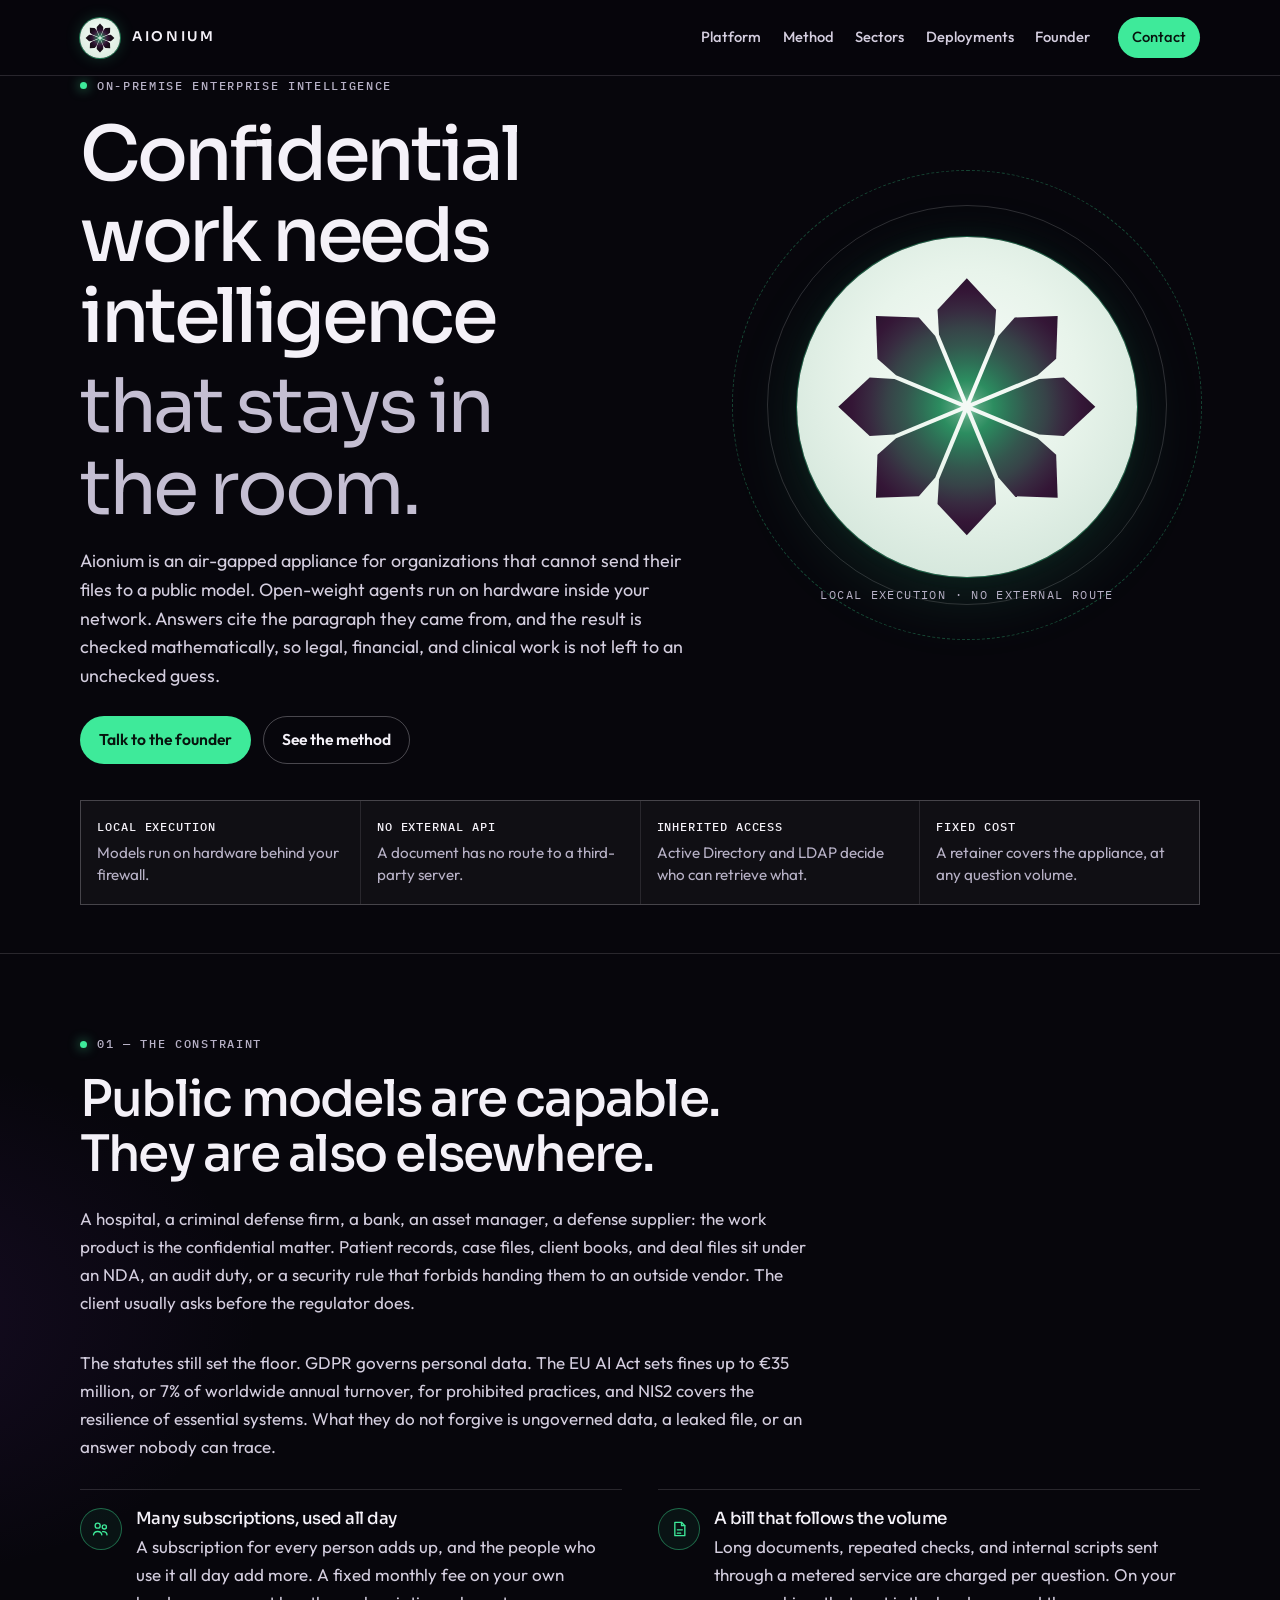
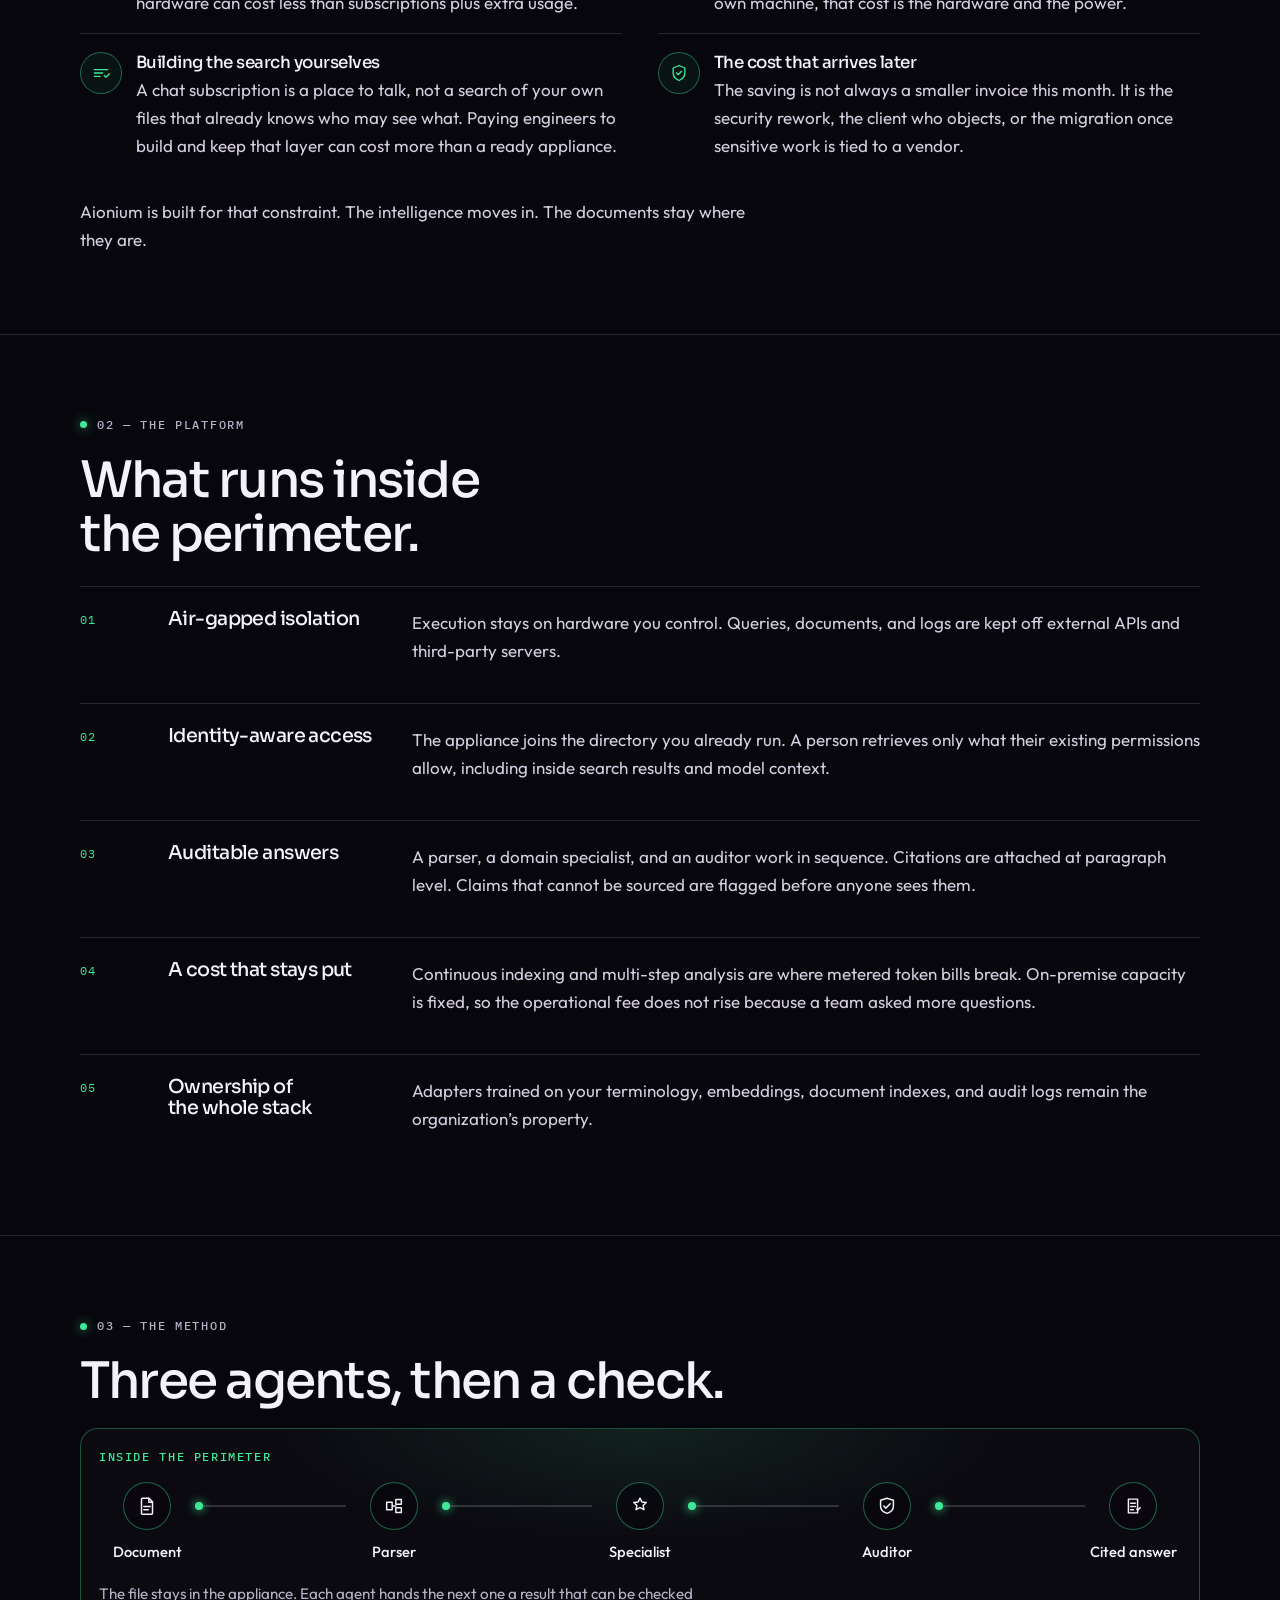
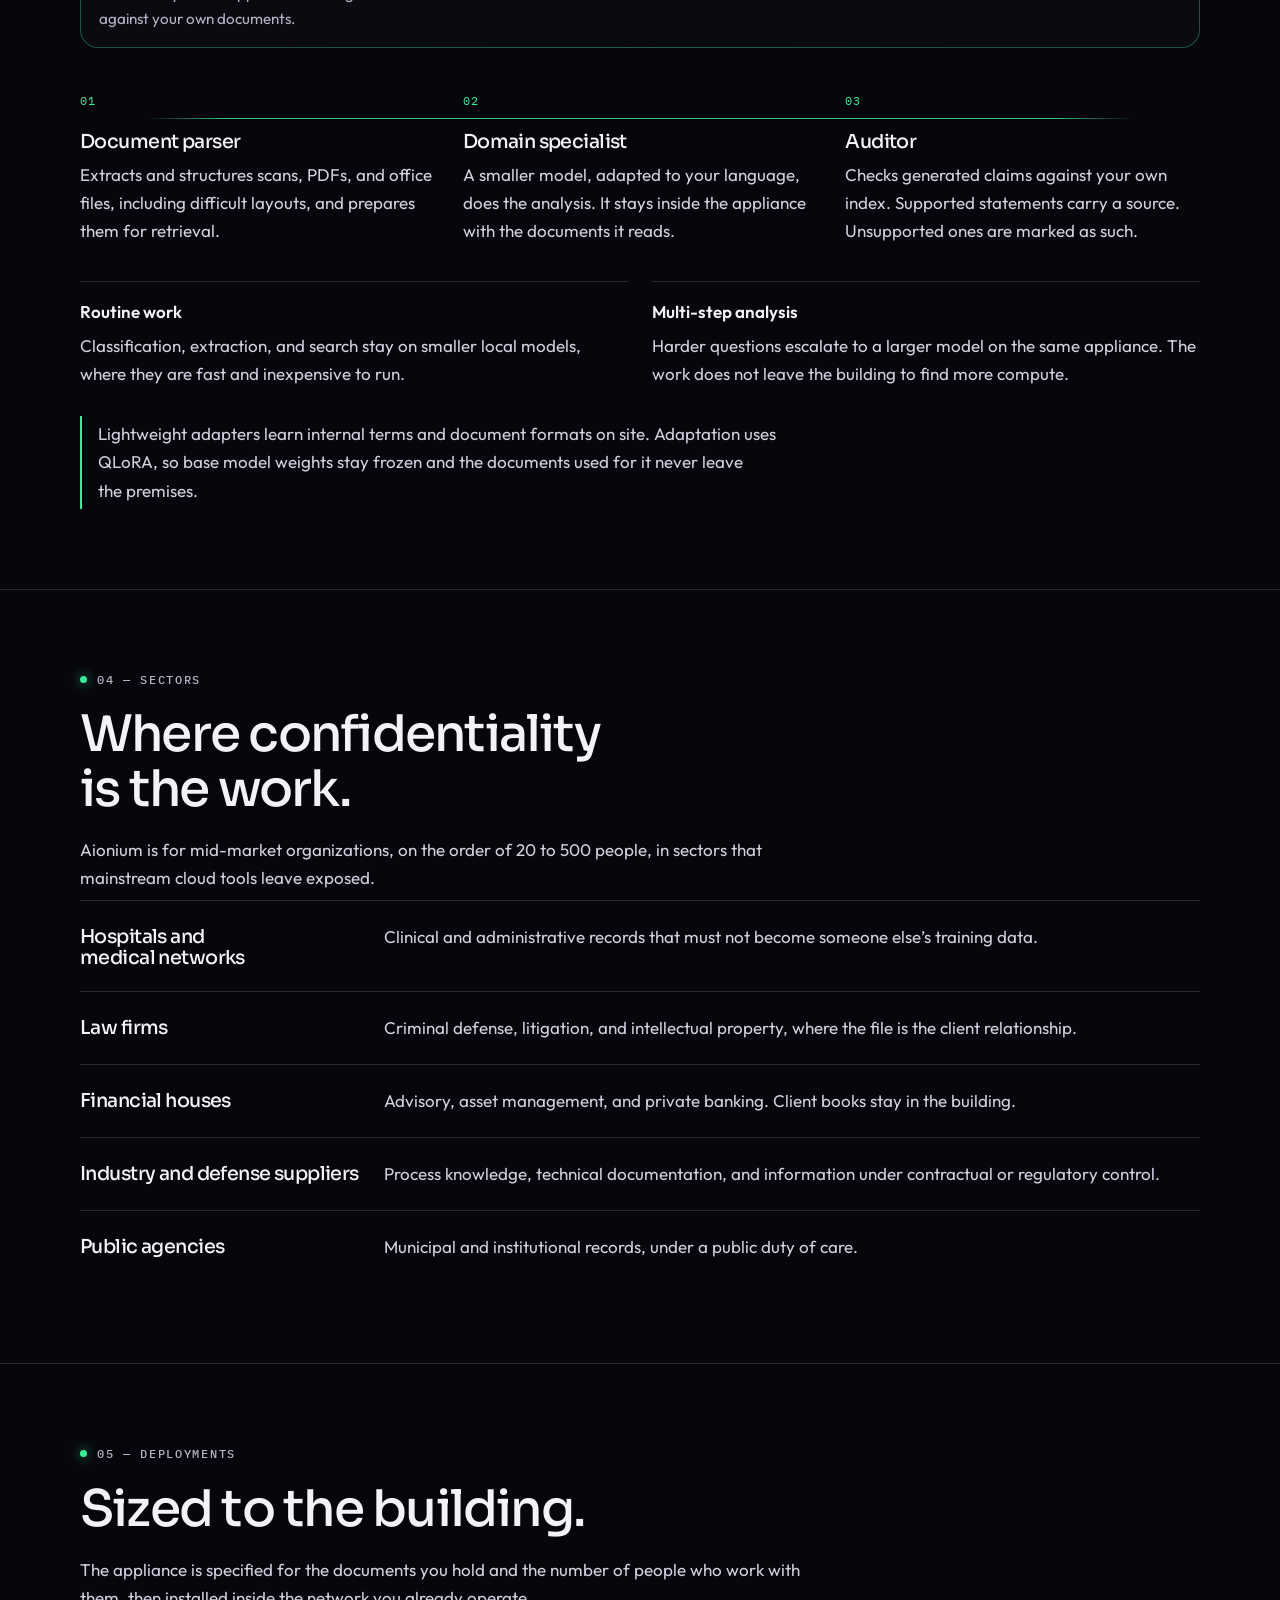
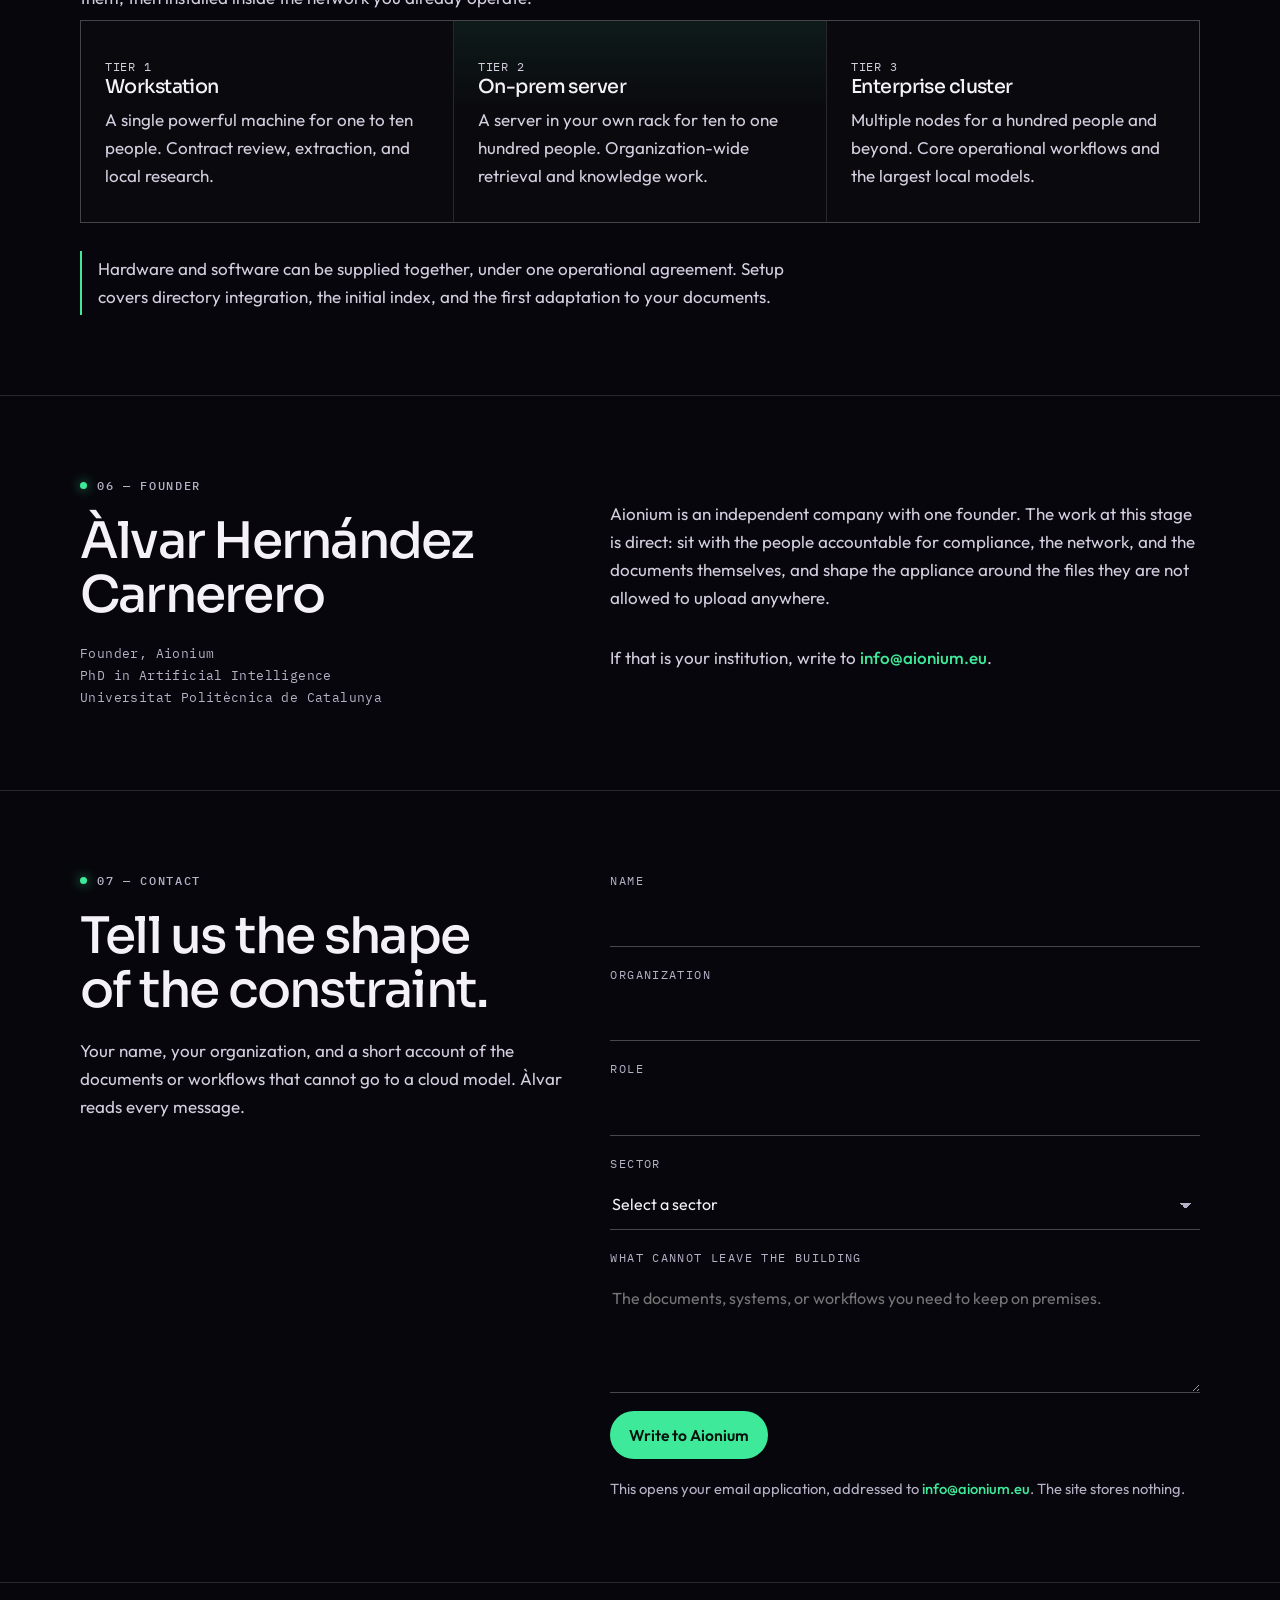
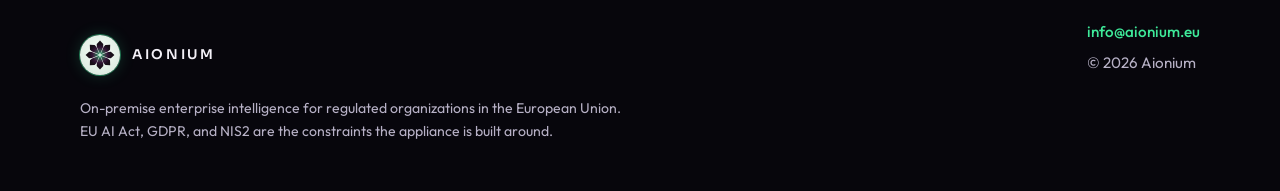
<file: index.html>
<!DOCTYPE html>
<html lang="en">
  <head>
    <meta charset="utf-8">
    <meta name="viewport" content="width=device-width, initial-scale=1">
    <title>Aionium — Intelligence that stays in the room</title>
    <meta name="description" content="Aionium builds an air-gapped, on-premise intelligence appliance for hospitals, law firms, financial houses, manufacturers, and public agencies. Documents never leave the building.">
    <link rel="canonical" href="https://aionium.eu/">
    <meta name="theme-color" content="#07060c">
    <meta property="og:type" content="website">
    <meta property="og:site_name" content="Aionium">
    <meta property="og:title" content="Aionium — Intelligence that stays in the room">
    <meta property="og:description" content="An air-gapped, on-premise intelligence appliance for organizations that cannot send their files to a public model.">
    <meta property="og:url" content="https://aionium.eu/">
    <meta property="og:image" content="https://aionium.eu/assets/og.jpg">
    <meta property="og:image:width" content="1200">
    <meta property="og:image:height" content="630">
    <meta name="twitter:card" content="summary_large_image">
    <meta name="twitter:title" content="Aionium — Intelligence that stays in the room">
    <meta name="twitter:description" content="On-premise enterprise intelligence. Air-gapped. Cited. Yours.">
    <meta name="twitter:image" content="https://aionium.eu/assets/og.jpg">
    <link rel="icon" href="assets/favicon-32.png" type="image/png" sizes="32x32">
    <link rel="icon" href="assets/favicon-512.png" type="image/png" sizes="512x512">
    <link rel="apple-touch-icon" href="assets/apple-touch-icon.png">
    <link rel="preload" href="fonts/sora-500.woff2" as="font" type="font/woff2" crossorigin>
    <link rel="preload" href="fonts/outfit-400.woff2" as="font" type="font/woff2" crossorigin>
    <link rel="stylesheet" href="css/styles.css?v=cases">
    <script type="application/ld+json">
      {
        "@context": "https://schema.org",
        "@type": "Organization",
        "name": "Aionium",
        "url": "https://aionium.eu/",
        "email": "info@aionium.eu",
        "logo": "https://aionium.eu/assets/logo-mark.png",
        "description": "Air-gapped, on-premise enterprise intelligence appliance for regulated organizations.",
        "founder": {
          "@type": "Person",
          "name": "Àlvar Hernández Carnerero",
          "jobTitle": "Founder"
        }
      }
    </script>
  </head>
  <body>
    <a class="skip" href="#content">Skip to content</a>
    <header class="site-header">
      <div class="wrap header-inner">
        <a class="brand" href="index.html">
          <span class="mark-plate">
            <img src="assets/logo-mark.svg" alt="" width="200" height="200">
          </span>
          <span class="wordmark">Aionium</span>
        </a>
        <input class="nav-check" type="checkbox" id="nav-toggle" aria-controls="site-nav" aria-expanded="false">
        <label class="nav-toggle" for="nav-toggle">
          <span class="bars" aria-hidden="true"><span></span><span></span></span>
          <span class="visually-hidden">Menu</span>
        </label>
        <nav class="site-nav" id="site-nav" aria-label="Primary">
          <a href="#platform">Platform</a>
          <a href="#method">Method</a>
          <a href="#sectors">Sectors</a>
          <a href="#deployments">Deployments</a>
          <a href="#founder">Founder</a>
          <a class="nav-cta" href="#contact">Contact</a>
        </nav>
      </div>
    </header>

    <main id="content">
      <section class="hero" aria-labelledby="hero-title">
        <div class="wrap hero-grid">
          <div class="hero-copy">
            <p class="kicker">On-premise enterprise intelligence</p>
            <h1 id="hero-title">Confidential work needs intelligence <span class="quiet">that stays in the room.</span></h1>
            <p class="lede">Aionium is an air-gapped appliance for organizations that cannot send their files to a public model. Open-weight agents run on hardware inside your network. Answers cite the paragraph they came from, and the result is checked mathematically, so legal, financial, and clinical work is not left to an unchecked guess.</p>
            <div class="actions">
              <a class="button button-primary" href="#contact">Talk to the founder</a>
              <a class="button button-secondary" href="#method">See the method</a>
            </div>
          </div>
          <figure class="hero-mark">
            <div class="glow" aria-hidden="true"></div>
            <div class="ring ring-a" aria-hidden="true"></div>
            <div class="ring ring-b" aria-hidden="true"></div>
            <div class="hero-plate">
              <svg class="hero-flower" viewBox="0 0 200 200" role="img" aria-label="Aionium mark: eight dark petals around a green core">
                <defs>
                  <radialGradient id="hero-core" cx="100" cy="100" r="90" gradientUnits="userSpaceOnUse">
                    <stop offset="0%" stop-color="#8ed9b4"/>
                    <stop offset="6%" stop-color="#4ea078"/>
                    <stop offset="12%" stop-color="#2c8d60"/>
                    <stop offset="20%" stop-color="#2e7056"/>
                    <stop offset="28%" stop-color="#34564e"/>
                    <stop offset="36%" stop-color="#374348"/>
                    <stop offset="44%" stop-color="#382a40"/>
                    <stop offset="52%" stop-color="#341636"/>
                    <stop offset="64%" stop-color="#241028"/>
                    <stop offset="78%" stop-color="#180e18"/>
                    <stop offset="100%" stop-color="#140c14"/>
                    <animate attributeName="r" values="36;168;36" keyTimes="0;0.5;1" calcMode="spline" keySplines="0.45 0 0.55 1;0.45 0 0.55 1" dur="5.2s" repeatCount="indefinite"/>
                  </radialGradient>
                </defs>
                <g fill="url(#hero-core)">
                  <path d="M100 10L120.5 32L119.42 49.33L100 96.21L80.58 49.33L79.5 32Z"/>
                  <path d="M100 10L120.5 32L119.42 49.33L100 96.21L80.58 49.33L79.5 32Z" transform="rotate(45 100 100)"/>
                  <path d="M100 10L120.5 32L119.42 49.33L100 96.21L80.58 49.33L79.5 32Z" transform="rotate(90 100 100)"/>
                  <path d="M100 10L120.5 32L119.42 49.33L100 96.21L80.58 49.33L79.5 32Z" transform="rotate(135 100 100)"/>
                  <path d="M100 10L120.5 32L119.42 49.33L100 96.21L80.58 49.33L79.5 32Z" transform="rotate(180 100 100)"/>
                  <path d="M100 10L120.5 32L119.42 49.33L100 96.21L80.58 49.33L79.5 32Z" transform="rotate(225 100 100)"/>
                  <path d="M100 10L120.5 32L119.42 49.33L100 96.21L80.58 49.33L79.5 32Z" transform="rotate(270 100 100)"/>
                  <path d="M100 10L120.5 32L119.42 49.33L100 96.21L80.58 49.33L79.5 32Z" transform="rotate(315 100 100)"/>
                </g>
              </svg>
            </div>
            <figcaption class="mark-caption">Local execution · no external route</figcaption>
          </figure>
        </div>
        <div class="wrap">
          <dl class="readout">
            <div>
              <dt>Local execution</dt>
              <dd>Models run on hardware behind your firewall.</dd>
            </div>
            <div>
              <dt>No external API</dt>
              <dd>A document has no route to a third-party server.</dd>
            </div>
            <div>
              <dt>Inherited access</dt>
              <dd>Active Directory and LDAP decide who can retrieve what.</dd>
            </div>
            <div>
              <dt>Fixed cost</dt>
              <dd>A retainer covers the appliance, at any question volume.</dd>
            </div>
          </dl>
        </div>
      </section>

      <section class="section" id="constraint" aria-labelledby="constraint-title">
        <div class="wrap">
          <p class="kicker">01 — The constraint</p>
          <h2 id="constraint-title">Public models are capable. They are also elsewhere.</h2>
          <div class="prose stack">
            <p>A hospital, a criminal defense firm, a bank, an asset manager, a defense supplier: the work product is the confidential matter. Patient records, case files, client books, and deal files sit under an NDA, an audit duty, or a security rule that forbids handing them to an outside vendor. The client usually asks before the regulator does.</p>
            <p>The statutes still set the floor. GDPR governs personal data. The EU AI Act sets fines up to €35 million, or 7% of worldwide annual turnover, for prohibited practices, and NIS2 covers the resilience of essential systems. What they do not forgive is ungoverned data, a leaked file, or an answer nobody can trace.</p>
          </div>
          <ul class="cases">
            <li>
              <span class="case-icon" aria-hidden="true">
                <svg viewBox="0 0 24 24"><path d="M8 11a3 3 0 1 0 0-6 3 3 0 0 0 0 6Z"/><path d="M16 12a2.5 2.5 0 1 0 0-5 2.5 2.5 0 0 0 0 5Z"/><path d="M3 19c.4-2.6 2.4-4 5-4s4.6 1.4 5 4"/><path d="M14 15.2c1.6-.3 3.2.2 4.2 1.3.6.7.9 1.6 1 2.5"/></svg>
              </span>
              <h3>Many subscriptions, used all day</h3>
              <p>A subscription for every person adds up, and the people who use it all day add more. A fixed monthly fee on your own hardware can cost less than subscriptions plus extra usage.</p>
            </li>
            <li>
              <span class="case-icon" aria-hidden="true">
                <svg viewBox="0 0 24 24"><path d="M7 4h8l4 4v12H7V4Z"/><path d="M15 4v4h4"/><path d="M10 13h6M10 17h4"/></svg>
              </span>
              <h3>A bill that follows the volume</h3>
              <p>Long documents, repeated checks, and internal scripts sent through a metered service are charged per question. On your own machine, that cost is the hardware and the power.</p>
            </li>
            <li>
              <span class="case-icon" aria-hidden="true">
                <svg viewBox="0 0 24 24"><path d="M4 8h16M4 12h10M4 16h7"/><path d="M16 15l2 2 4-4"/></svg>
              </span>
              <h3>Building the search yourselves</h3>
              <p>A chat subscription is a place to talk, not a search of your own files that already knows who may see what. Paying engineers to build and keep that layer can cost more than a ready appliance.</p>
            </li>
            <li>
              <span class="case-icon" aria-hidden="true">
                <svg viewBox="0 0 24 24"><path d="M12 3l7 3v6c0 4.2-2.8 7.2-7 9-4.2-1.8-7-4.8-7-9V6l7-3Z"/><path d="M9 12l2 2 4-4"/></svg>
              </span>
              <h3>The cost that arrives later</h3>
              <p>The saving is not always a smaller invoice this month. It is the security rework, the client who objects, or the migration once sensitive work is tied to a vendor.</p>
            </li>
          </ul>
          <p class="prose cases-close">Aionium is built for that constraint. The intelligence moves in. The documents stay where they are.</p>
        </div>
      </section>

      <section class="section" id="platform" aria-labelledby="platform-title">
        <div class="wrap">
          <p class="kicker">02 — The platform</p>
          <h2 id="platform-title">What runs inside the perimeter.</h2>
          <div class="stack">
            <article class="pillar">
              <p class="index-num">01</p>
              <h3>Air-gapped isolation</h3>
              <p>Execution stays on hardware you control. Queries, documents, and logs are kept off external APIs and third-party servers.</p>
            </article>
            <article class="pillar">
              <p class="index-num">02</p>
              <h3>Identity-aware access</h3>
              <p>The appliance joins the directory you already run. A person retrieves only what their existing permissions allow, including inside search results and model context.</p>
            </article>
            <article class="pillar">
              <p class="index-num">03</p>
              <h3>Auditable answers</h3>
              <p>A parser, a domain specialist, and an auditor work in sequence. Citations are attached at paragraph level. Claims that cannot be sourced are flagged before anyone sees them.</p>
            </article>
            <article class="pillar">
              <p class="index-num">04</p>
              <h3>A cost that stays put</h3>
              <p>Continuous indexing and multi-step analysis are where metered token bills break. On-premise capacity is fixed, so the operational fee does not rise because a team asked more questions.</p>
            </article>
            <article class="pillar">
              <p class="index-num">05</p>
              <h3>Ownership of the whole stack</h3>
              <p>Adapters trained on your terminology, embeddings, document indexes, and audit logs remain the organization’s property.</p>
            </article>
          </div>
        </div>
      </section>

      <section class="section" id="method" aria-labelledby="method-title">
        <div class="wrap">
          <p class="kicker">03 — The method</p>
          <h2 id="method-title">Three agents, then a check.</h2>
          <figure class="flow">
            <figcaption class="flow-label">Inside the perimeter</figcaption>
            <div class="flow-stage">
              <div class="flow-node">
                <span class="flow-icon" aria-hidden="true">
                  <svg viewBox="0 0 24 24"><path d="M7 3.5h7l4 4V20a1 1 0 0 1-1 1H7a1 1 0 0 1-1-1V4.5a1 1 0 0 1 1-1z"/><path d="M14 3.5V8h4M8.5 12.5h7M8.5 16h5"/></svg>
                </span>
                <span>Document</span>
              </div>
              <div class="flow-link" aria-hidden="true"><span class="packet"></span></div>
              <div class="flow-node">
                <span class="flow-icon" aria-hidden="true">
                  <svg viewBox="0 0 24 24"><path d="M4 8h6v8H4zM14 5h6v5h-6zM14 14h6v5h-6zM10 12h4"/></svg>
                </span>
                <span>Parser</span>
              </div>
              <div class="flow-link" aria-hidden="true"><span class="packet"></span></div>
              <div class="flow-node">
                <span class="flow-icon" aria-hidden="true">
                  <svg viewBox="0 0 24 24"><path d="M12 3.5l2.2 4.2 4.6.5-3.4 3.2.9 4.6L12 13.8 7.7 16l.9-4.6L5.2 8.2l4.6-.5z"/></svg>
                </span>
                <span>Specialist</span>
              </div>
              <div class="flow-link" aria-hidden="true"><span class="packet"></span></div>
              <div class="flow-node">
                <span class="flow-icon" aria-hidden="true">
                  <svg viewBox="0 0 24 24"><path d="M12 3.5l7 2.2v6.2c0 4.2-2.8 6.8-7 8.1-4.2-1.3-7-3.9-7-8.1V5.7z"/><path d="M8.5 12.1l2.2 2.2 4.8-4.8"/></svg>
                </span>
                <span>Auditor</span>
              </div>
              <div class="flow-link" aria-hidden="true"><span class="packet"></span></div>
              <div class="flow-node">
                <span class="flow-icon" aria-hidden="true">
                  <svg viewBox="0 0 24 24"><path d="M7 4.5h10v15H7z"/><path d="M9.5 9h5M9.5 12.5h5M9.5 16h3"/><path d="M16.2 15.2l1.2 1.2 2.4-2.6"/></svg>
                </span>
                <span>Cited answer</span>
              </div>
            </div>
            <p class="flow-caption">The file stays in the appliance. Each agent hands the next one a result that can be checked against your own documents.</p>
          </figure>
          <div class="pipeline">
            <article class="node">
              <p class="index-num">01</p>
              <h3>Document parser</h3>
              <p>Extracts and structures scans, PDFs, and office files, including difficult layouts, and prepares them for retrieval.</p>
            </article>
            <article class="node">
              <p class="index-num">02</p>
              <h3>Domain specialist</h3>
              <p>A smaller model, adapted to your language, does the analysis. It stays inside the appliance with the documents it reads.</p>
            </article>
            <article class="node">
              <p class="index-num">03</p>
              <h3>Auditor</h3>
              <p>Checks generated claims against your own index. Supported statements carry a source. Unsupported ones are marked as such.</p>
            </article>
          </div>
          <dl class="routes">
            <div>
              <dt>Routine work</dt>
              <dd>Classification, extraction, and search stay on smaller local models, where they are fast and inexpensive to run.</dd>
            </div>
            <div>
              <dt>Multi-step analysis</dt>
              <dd>Harder questions escalate to a larger model on the same appliance. The work does not leave the building to find more compute.</dd>
            </div>
          </dl>
          <p class="note">Lightweight adapters learn internal terms and document formats on site. Adaptation uses QLoRA, so base model weights stay frozen and the documents used for it never leave the premises.</p>
        </div>
      </section>

      <section class="section" id="sectors" aria-labelledby="sectors-title">
        <div class="wrap">
          <p class="kicker">04 — Sectors</p>
          <h2 id="sectors-title">Where confidentiality is the work.</h2>
          <p class="prose">Aionium is for mid-market organizations, on the order of 20 to 500 people, in sectors that mainstream cloud tools leave exposed.</p>
          <div class="sectors">
            <article class="sector">
              <h3>Hospitals and medical networks</h3>
              <p>Clinical and administrative records that must not become someone else’s training data.</p>
            </article>
            <article class="sector">
              <h3>Law firms</h3>
              <p>Criminal defense, litigation, and intellectual property, where the file is the client relationship.</p>
            </article>
            <article class="sector">
              <h3>Financial houses</h3>
              <p>Advisory, asset management, and private banking. Client books stay in the building.</p>
            </article>
            <article class="sector">
              <h3>Industry and defense suppliers</h3>
              <p>Process knowledge, technical documentation, and information under contractual or regulatory control.</p>
            </article>
            <article class="sector">
              <h3>Public agencies</h3>
              <p>Municipal and institutional records, under a public duty of care.</p>
            </article>
          </div>
        </div>
      </section>

      <section class="section" id="deployments" aria-labelledby="deployments-title">
        <div class="wrap">
          <p class="kicker">05 — Deployments</p>
          <h2 id="deployments-title">Sized to the building.</h2>
          <p class="prose">The appliance is specified for the documents you hold and the number of people who work with them, then installed inside the network you already operate.</p>
          <div class="tiers">
            <article class="tier">
              <p class="tier-meta">Tier 1</p>
              <h3>Workstation</h3>
              <p>A single powerful machine for one to ten people. Contract review, extraction, and local research.</p>
            </article>
            <article class="tier">
              <p class="tier-meta">Tier 2</p>
              <h3>On-prem server</h3>
              <p>A server in your own rack for ten to one hundred people. Organization-wide retrieval and knowledge work.</p>
            </article>
            <article class="tier">
              <p class="tier-meta">Tier 3</p>
              <h3>Enterprise cluster</h3>
              <p>Multiple nodes for a hundred people and beyond. Core operational workflows and the largest local models.</p>
            </article>
          </div>
          <p class="note">Hardware and software can be supplied together, under one operational agreement. Setup covers directory integration, the initial index, and the first adaptation to your documents.</p>
        </div>
      </section>

      <section class="section" id="founder" aria-labelledby="founder-title">
        <div class="wrap founder-layout">
          <div>
            <p class="kicker">06 — Founder</p>
            <h2 id="founder-title">Àlvar Hernández Carnerero</h2>
            <p class="credentials">Founder, Aionium<br>PhD in Artificial Intelligence<br>Universitat Politècnica de Catalunya</p>
          </div>
          <div class="prose stack">
            <p>Aionium is an independent company with one founder. The work at this stage is direct: sit with the people accountable for compliance, the network, and the documents themselves, and shape the appliance around the files they are not allowed to upload anywhere.</p>
            <p>If that is your institution, write to <a class="mail" href="mailto:info@aionium.eu">info@aionium.eu</a>.</p>
          </div>
        </div>
      </section>

      <section class="section" id="contact" aria-labelledby="contact-title">
        <div class="wrap contact-layout">
          <div>
            <p class="kicker">07 — Contact</p>
            <h2 id="contact-title">Tell us the shape of the constraint.</h2>
            <p class="prose follow">Your name, your organization, and a short account of the documents or workflows that cannot go to a cloud model. Àlvar reads every message.</p>
          </div>
          <form class="form" id="contact-form" action="mailto:info@aionium.eu" method="post" enctype="text/plain">
            <label class="field">
              <span>Name</span>
              <input id="name" name="name" type="text" autocomplete="name" required>
            </label>
            <label class="field">
              <span>Organization</span>
              <input id="organization" name="organization" type="text" autocomplete="organization" required>
            </label>
            <label class="field">
              <span>Role</span>
              <input id="role" name="role" type="text" autocomplete="organization-title">
            </label>
            <label class="field">
              <span>Sector</span>
              <select id="sector" name="sector" required>
                <option value="" selected disabled>Select a sector</option>
                <option>Healthcare</option>
                <option>Legal</option>
                <option>Financial services</option>
                <option>Industry or defense</option>
                <option>Public administration</option>
                <option>Technology or services partner</option>
                <option>Other</option>
              </select>
            </label>
            <label class="field">
              <span>What cannot leave the building</span>
              <textarea id="message" name="message" required placeholder="The documents, systems, or workflows you need to keep on premises."></textarea>
            </label>
            <button class="button button-primary" type="submit">Write to Aionium</button>
            <p class="form-note">This opens your email application, addressed to <a class="mail" href="mailto:info@aionium.eu">info@aionium.eu</a>. The site stores nothing.</p>
            <p id="form-status" role="status"></p>
          </form>
        </div>
      </section>
    </main>

    <footer class="site-footer">
      <div class="wrap footer-grid">
        <a class="brand" href="index.html">
          <span class="mark-plate">
            <img src="assets/logo-mark.svg" alt="" width="200" height="200">
          </span>
          <span class="wordmark">Aionium</span>
        </a>
        <div class="footer-meta">
          <p><a class="mail" href="mailto:info@aionium.eu">info@aionium.eu</a></p>
          <p>© <span id="year">2026</span> Aionium</p>
        </div>
      </div>
      <div class="wrap">
        <p class="fine">On-premise enterprise intelligence for regulated organizations in the European Union. EU AI Act, GDPR, and NIS2 are the constraints the appliance is built around.</p>
      </div>
    </footer>
    <script src="js/main.js"></script>
  </body>
</html>
</file>
<file: css/styles.css>
@font-face {
  font-family: "Sora";
  font-style: normal;
  font-weight: 400;
  font-display: swap;
  src: url("../fonts/sora-400.woff2") format("woff2");
}

@font-face {
  font-family: "Sora";
  font-style: normal;
  font-weight: 500;
  font-display: swap;
  src: url("../fonts/sora-500.woff2") format("woff2");
}

@font-face {
  font-family: "Sora";
  font-style: normal;
  font-weight: 600;
  font-display: swap;
  src: url("../fonts/sora-600.woff2") format("woff2");
}

@font-face {
  font-family: "Outfit";
  font-style: normal;
  font-weight: 400;
  font-display: swap;
  src: url("../fonts/outfit-400.woff2") format("woff2");
}

@font-face {
  font-family: "Outfit";
  font-style: normal;
  font-weight: 500;
  font-display: swap;
  src: url("../fonts/outfit-500.woff2") format("woff2");
}

@font-face {
  font-family: "Outfit";
  font-style: normal;
  font-weight: 600;
  font-display: swap;
  src: url("../fonts/outfit-600.woff2") format("woff2");
}

@font-face {
  font-family: "IBM Plex Mono";
  font-style: normal;
  font-weight: 400;
  font-display: swap;
  src: url("../fonts/ibm-plex-mono-400.woff2") format("woff2");
}

@font-face {
  font-family: "IBM Plex Mono";
  font-style: normal;
  font-weight: 500;
  font-display: swap;
  src: url("../fonts/ibm-plex-mono-500.woff2") format("woff2");
}

:root {
  --bg: #07060c;
  --bg-raise: #0e0c14;
  --ink: #f4f1f8;
  --body: #d4cedf;
  --muted: #b7b1c6;
  --line: rgba(244, 241, 248, 0.14);
  --line-strong: rgba(244, 241, 248, 0.28);
  --green: #3eea9a;
  --green-deep: #07140e;
  --header: 76px;
  --wrap: 1120px;
  color-scheme: dark;
}

*,
*::before,
*::after {
  box-sizing: border-box;
}

html {
  scroll-behavior: smooth;
}

body {
  margin: 0;
  overflow-x: clip;
  background:
    radial-gradient(900px 520px at 88% -10%, rgba(62, 234, 154, 0.09), transparent 60%),
    radial-gradient(700px 480px at -10% 20%, rgba(90, 40, 140, 0.18), transparent 55%),
    var(--bg);
  color: var(--body);
  font-family: "Outfit", "Segoe UI", sans-serif;
  font-size: 1.0625rem;
  font-weight: 400;
  line-height: 1.65;
  text-rendering: optimizeLegibility;
  -webkit-font-smoothing: antialiased;
}

body:has(#nav-toggle:checked) {
  overflow: hidden;
}

img {
  max-width: 100%;
  display: block;
}

a {
  color: var(--ink);
  text-underline-offset: 0.18em;
}

a:hover {
  color: var(--green);
}

:focus-visible {
  outline: 2px solid var(--green);
  outline-offset: 3px;
}

::selection {
  background: var(--green);
  color: var(--green-deep);
}

h1,
h2,
h3 {
  font-family: "Sora", "Segoe UI", sans-serif;
  color: var(--ink);
  font-weight: 500;
  letter-spacing: -0.035em;
  line-height: 1.08;
  text-wrap: balance;
  margin: 0;
}

p {
  text-wrap: pretty;
  margin: 0;
}

.skip {
  position: absolute;
  left: 16px;
  top: -48px;
  z-index: 40;
  background: var(--green);
  color: var(--green-deep);
  padding: 8px 12px;
  font-weight: 600;
  text-decoration: none;
}

.skip:focus {
  top: 12px;
}

.visually-hidden {
  position: absolute;
  width: 1px;
  height: 1px;
  padding: 0;
  margin: -1px;
  overflow: hidden;
  clip: rect(0, 0, 0, 0);
  white-space: nowrap;
  border: 0;
}

.wrap {
  width: min(var(--wrap), calc(100% - 40px));
  margin-inline: auto;
}

.kicker {
  display: flex;
  align-items: center;
  gap: 10px;
  margin: 0 0 18px;
  color: var(--muted);
  font-family: "IBM Plex Mono", ui-monospace, monospace;
  font-size: 0.75rem;
  font-weight: 500;
  letter-spacing: 0.14em;
  text-transform: uppercase;
}

.kicker::before {
  content: "";
  width: 7px;
  height: 7px;
  border-radius: 50%;
  background: var(--green);
  box-shadow: 0 0 12px rgba(62, 234, 154, 0.8);
  flex: none;
}

.site-header {
  position: fixed;
  inset: 0 0 auto 0;
  z-index: 30;
  height: var(--header);
  background: rgba(7, 6, 12, 0.78);
  border-bottom: 1px solid var(--line);
  backdrop-filter: blur(18px);
}

.header-inner {
  height: 100%;
  display: flex;
  align-items: center;
  gap: 20px;
  position: relative;
}

.brand {
  display: inline-flex;
  align-items: center;
  gap: 12px;
  color: var(--ink);
  text-decoration: none;
  min-width: 0;
}

.brand:hover {
  color: var(--ink);
}

.mark-plate {
  width: 40px;
  height: 40px;
  border-radius: 50%;
  display: grid;
  place-items: center;
  flex: none;
  background:
    radial-gradient(circle at 50% 42%, #f7fbf8 0%, #e7f3ea 46%, #d3e6da 100%);
  box-shadow:
    0 0 0 1px rgba(62, 234, 154, 0.45),
    0 0 16px rgba(62, 234, 154, 0.2);
}

.mark-plate img {
  width: 32px;
  height: 32px;
}

.wordmark {
  font-family: "Sora", sans-serif;
  font-weight: 600;
  font-size: 0.84rem;
  letter-spacing: 0.2em;
  text-transform: uppercase;
}

.nav-check {
  position: absolute;
  width: 1px;
  height: 1px;
  padding: 0;
  margin: -1px;
  overflow: hidden;
  clip: rect(0, 0, 0, 0);
  border: 0;
}

.nav-toggle {
  margin-left: auto;
  width: 44px;
  height: 44px;
  display: inline-flex;
  align-items: center;
  justify-content: center;
  cursor: pointer;
}

.bars {
  width: 20px;
  height: 12px;
  position: relative;
  display: block;
}

.bars span {
  position: absolute;
  left: 0;
  right: 0;
  height: 1.5px;
  background: var(--ink);
  transition: transform 160ms ease;
}

.bars span:first-child {
  top: 1px;
}

.bars span:last-child {
  bottom: 1px;
}

.nav-check:focus-visible + .nav-toggle {
  outline: 2px solid var(--green);
  outline-offset: 3px;
}

.nav-check:checked + .nav-toggle .bars span:first-child {
  transform: translateY(4px) rotate(40deg);
}

.nav-check:checked + .nav-toggle .bars span:last-child {
  transform: translateY(-4px) rotate(-40deg);
}

.site-nav a {
  color: var(--body);
  text-decoration: none;
  font-weight: 500;
  font-size: 0.98rem;
}

.site-nav a:hover {
  color: var(--ink);
}

.nav-cta {
  color: var(--green-deep) !important;
  background: var(--green);
  border-radius: 999px;
  text-align: center;
}

.nav-cta:hover {
  background: #67f0b2;
  color: var(--green-deep) !important;
}

@media (max-width: 959px) {
  .site-nav {
    display: none;
    position: absolute;
    top: calc(100% + 1px);
    left: calc(50% - 50vw);
    right: calc(50% - 50vw);
    padding: 8px 22px 22px;
    background: rgba(7, 6, 12, 0.97);
    border-bottom: 1px solid var(--line);
    flex-direction: column;
  }

  .nav-check:checked ~ .site-nav {
    display: flex;
  }

  .site-nav a {
    padding: 15px 0;
    border-bottom: 1px solid var(--line);
  }

  .nav-cta {
    margin-top: 16px;
    padding: 14px 18px !important;
    border-bottom: 0 !important;
  }
}

section[id] {
  scroll-margin-top: 18px;
}

@media (min-width: 960px) {
  .nav-check,
  .nav-toggle {
    display: none;
  }

  .site-nav {
    display: flex;
    align-items: center;
    gap: 1.35rem;
    margin-left: auto;
  }

  .site-nav a {
    font-size: 0.92rem;
  }

  .nav-cta {
    padding: 8px 14px;
    margin-left: 6px;
  }
}

.hero {
  padding: calc(var(--header) + 36px) 0 28px;
  overflow-x: clip;
}

.hero-grid {
  display: grid;
  gap: 28px;
  align-items: center;
}

.hero h1 {
  font-size: clamp(2.55rem, 6vw, 4.7rem);
  font-weight: 500;
  letter-spacing: -0.045em;
  margin: 0 0 1.15rem;
}

.hero h1 .quiet {
  display: block;
  margin-top: 0.12em;
  font-weight: 400;
  color: #c4bed2;
}

.lede {
  max-width: 42rem;
  font-size: 1.12rem;
  line-height: 1.6;
  color: var(--body);
  margin-bottom: 1.6rem;
}

.actions {
  display: flex;
  flex-wrap: wrap;
  gap: 12px;
}

.button {
  display: inline-flex;
  align-items: center;
  justify-content: center;
  min-height: 48px;
  padding: 0 18px;
  border-radius: 999px;
  text-decoration: none;
  font-weight: 600;
  font-size: 0.98rem;
  border: 1px solid transparent;
  cursor: pointer;
  font-family: inherit;
}

.button-primary {
  background: var(--green);
  color: var(--green-deep);
}

.button-primary:hover {
  background: #6af3b4;
  color: var(--green-deep);
}

.button-secondary {
  background: transparent;
  color: var(--ink);
  border-color: var(--line-strong);
}

.button-secondary:hover {
  border-color: var(--green);
  color: var(--ink);
}

.hero-mark {
  margin: 0;
  position: relative;
  display: grid;
  justify-items: center;
  order: -1;
}

.hero-plate {
  width: min(280px, 68vw);
  aspect-ratio: 1;
  border-radius: 50%;
  display: grid;
  place-items: center;
  position: relative;
  z-index: 1;
  background:
    radial-gradient(circle at 50% 42%, #f7fbf8 0%, #e8f4eb 42%, #d5e7dc 78%, #c9ddd2 100%);
  box-shadow:
    0 0 0 1px rgba(62, 234, 154, 0.35),
    0 18px 70px rgba(62, 234, 154, 0.14);
}

.hero-flower {
  width: 84%;
  height: auto;
}

.glow {
  position: absolute;
  width: min(380px, 90vw);
  aspect-ratio: 1;
  top: 46%;
  left: 50%;
  transform: translate(-50%, -50%);
  background: radial-gradient(circle, rgba(62, 234, 154, 0.28), rgba(62, 234, 154, 0) 68%);
  filter: blur(6px);
  pointer-events: none;
}

.ring {
  position: absolute;
  top: 46%;
  left: 50%;
  border-radius: 50%;
  border: 1px solid rgba(244, 241, 248, 0.16);
  transform: translate(-50%, -50%);
  pointer-events: none;
}

.ring-a {
  width: min(330px, 80vw);
  aspect-ratio: 1;
}

.ring-b {
  width: min(390px, 94vw);
  aspect-ratio: 1;
  border-style: dashed;
  border-color: rgba(62, 234, 154, 0.28);
  animation: spin 90s linear infinite;
}

.mark-caption {
  position: relative;
  z-index: 1;
  margin-top: 8px;
  color: var(--muted);
  font-family: "IBM Plex Mono", ui-monospace, monospace;
  font-size: 0.72rem;
  letter-spacing: 0.12em;
  text-transform: uppercase;
  text-align: center;
}

@keyframes spin {
  to {
    transform: translate(-50%, -50%) rotate(360deg);
  }
}

.readout {
  display: grid;
  grid-template-columns: 1fr 1fr;
  gap: 1px;
  margin: 36px 0 0;
  background: var(--line);
  border: 1px solid var(--line);
}

.readout div {
  background: rgba(7, 6, 12, 0.72);
  padding: 16px 16px 18px;
}

.readout dt {
  margin: 0 0 6px;
  color: var(--ink);
  font-family: "IBM Plex Mono", ui-monospace, monospace;
  font-size: 0.72rem;
  font-weight: 500;
  letter-spacing: 0.08em;
  text-transform: uppercase;
}

.readout dd {
  margin: 0;
  color: var(--muted);
  font-size: 0.95rem;
  line-height: 1.45;
}

.section {
  padding: 80px 0;
  border-top: 1px solid var(--line);
}

.section h2 {
  font-size: clamp(2rem, 4vw, 3.15rem);
  max-width: 18ch;
  margin-bottom: 1.25rem;
}

.prose {
  max-width: 66ch;
}

.prose p + p,
.prose.follow {
  margin-top: 1rem;
}

.stack {
  display: grid;
  gap: 1rem;
  margin-top: 1.5rem;
}

.cases {
  list-style: none;
  margin: 28px 0 0;
  padding: 0;
  display: grid;
  gap: 0;
}

.cases li {
  display: grid;
  grid-template-columns: 42px 1fr;
  column-gap: 14px;
  row-gap: 4px;
  padding: 18px 0 16px;
  border-top: 1px solid var(--line);
}

.case-icon {
  grid-row: span 2;
  width: 42px;
  height: 42px;
  border-radius: 50%;
  display: grid;
  place-items: center;
  color: var(--green);
  border: 1px solid rgba(62, 234, 154, 0.4);
  background: rgba(62, 234, 154, 0.06);
}

.case-icon svg {
  width: 20px;
  height: 20px;
  fill: none;
  stroke: currentColor;
  stroke-width: 1.6;
  stroke-linecap: round;
  stroke-linejoin: round;
}

.cases h3 {
  margin: 2px 0 0;
  font-size: 1.05rem;
  letter-spacing: -0.03em;
}

.cases p {
  margin: 0;
  color: var(--body);
}

.cases-close {
  margin-top: 22px;
}

@media (min-width: 860px) {
  .cases {
    grid-template-columns: 1fr 1fr;
    column-gap: 36px;
  }
}

.pillar,
.sector {
  display: grid;
  gap: 8px 18px;
  padding: 22px 0;
  border-top: 1px solid var(--line);
}

.pillar h3,
.sector h3,
.tier h3,
.node h3 {
  font-size: 1.2rem;
  letter-spacing: -0.03em;
}

.index-num {
  font-family: "IBM Plex Mono", ui-monospace, monospace;
  font-size: 0.78rem;
  letter-spacing: 0.08em;
}

.flow {
  margin: 0 0 36px;
  padding: 18px 18px 16px;
  border: 1px solid rgba(62, 234, 154, 0.32);
  border-radius: 18px;
  background:
    radial-gradient(520px 160px at 50% 0%, rgba(62, 234, 154, 0.1), transparent 70%),
    rgba(255, 255, 255, 0.02);
}

.flow-label {
  margin: 0 0 16px;
  color: var(--green);
  font-family: "IBM Plex Mono", ui-monospace, monospace;
  font-size: 0.72rem;
  font-weight: 500;
  letter-spacing: 0.14em;
  text-transform: uppercase;
}

.flow-stage {
  display: flex;
  flex-direction: column;
  align-items: flex-start;
}

.flow-node {
  display: flex;
  align-items: center;
  gap: 12px;
}

.flow-icon {
  width: 48px;
  height: 48px;
  border-radius: 50%;
  display: grid;
  place-items: center;
  flex: none;
  color: var(--ink);
  background: rgba(7, 6, 12, 0.72);
  border: 1px solid rgba(62, 234, 154, 0.4);
}

.flow-icon svg {
  width: 22px;
  height: 22px;
  fill: none;
  stroke: currentColor;
  stroke-width: 1.6;
  stroke-linecap: round;
  stroke-linejoin: round;
}

.flow-node span:last-child {
  color: var(--ink);
  font-size: 0.92rem;
  font-weight: 500;
}

.flow-link {
  position: relative;
  width: 2px;
  height: 22px;
  margin-left: 23px;
  background: rgba(244, 241, 248, 0.16);
}

.packet {
  position: absolute;
  left: -3px;
  top: 0;
  width: 8px;
  height: 8px;
  border-radius: 50%;
  background: var(--green);
  box-shadow: 0 0 10px var(--green);
  animation: travel-y 1.8s ease-in-out infinite;
}

.flow-link:nth-child(4) .packet { animation-delay: 0.35s; }
.flow-link:nth-child(6) .packet { animation-delay: 0.7s; }
.flow-link:nth-child(8) .packet { animation-delay: 1.05s; }

.flow-caption {
  margin: 16px 0 0;
  max-width: 62ch;
  color: var(--muted);
  font-size: 0.95rem;
}

@keyframes travel-y {
  0% { top: -2px; opacity: 0; }
  20% { opacity: 1; }
  80% { opacity: 1; }
  100% { top: calc(100% - 6px); opacity: 0; }
}

@keyframes travel-x {
  0% { left: -2px; opacity: 0; }
  20% { opacity: 1; }
  80% { opacity: 1; }
  100% { left: calc(100% - 6px); opacity: 0; }
}

.pipeline {
  display: grid;
  gap: 18px;
  margin-top: 8px;
}

.node {
  padding: 22px 0 8px;
  border-top: 1px solid var(--line);
}

.node p,
.tier p,
.pillar p,
.sector p {
  margin: 8px 0 0;
  color: var(--body);
}

p.index-num {
  margin: 0;
  color: var(--green);
}

.routes {
  display: grid;
  gap: 18px;
  margin: 28px 0 0;
}

.routes div {
  padding-top: 16px;
  border-top: 1px solid var(--line);
}

.routes dt {
  color: var(--ink);
  font-weight: 600;
}

.routes dd {
  margin: 6px 0 0;
}

.note {
  margin: 28px 0 0;
  padding: 4px 0 4px 16px;
  border-left: 2px solid var(--green);
  max-width: 68ch;
}

.sectors,
.tiers {
  margin-top: 8px;
}

.tier {
  padding: 26px 0;
  border-top: 1px solid var(--line);
}

.tier-meta {
  margin: 10px 0 0;
  color: var(--muted);
  font-family: "IBM Plex Mono", ui-monospace, monospace;
  font-size: 0.75rem;
  letter-spacing: 0.06em;
  text-transform: uppercase;
}

.founder-layout,
.contact-layout {
  display: grid;
  gap: 28px;
}

.credentials {
  margin-top: 14px;
  color: var(--muted);
  font-family: "IBM Plex Mono", ui-monospace, monospace;
  font-size: 0.82rem;
  letter-spacing: 0.03em;
  line-height: 1.7;
}

.founder-layout h2 {
  max-width: 12ch;
}

.mail {
  color: var(--green);
  font-weight: 500;
  text-decoration: none;
}

.mail:hover {
  color: #8ff7c8;
}

.form {
  display: grid;
  gap: 18px;
}

.field {
  display: grid;
  gap: 6px;
}

.field span {
  color: var(--muted);
  font-family: "IBM Plex Mono", ui-monospace, monospace;
  font-size: 0.72rem;
  letter-spacing: 0.12em;
  text-transform: uppercase;
}

.field input,
.field select,
.field textarea {
  width: 100%;
  margin: 0;
  padding: 12px 2px;
  border: 0;
  border-bottom: 1px solid var(--line-strong);
  border-radius: 0;
  background: transparent;
  color: var(--ink);
  font: inherit;
  font-size: 1rem;
}

.field textarea {
  min-height: 120px;
  resize: vertical;
}

.field select {
  appearance: none;
  background-image: linear-gradient(45deg, transparent 50%, var(--muted) 50%),
    linear-gradient(135deg, var(--muted) 50%, transparent 50%);
  background-position: calc(100% - 14px) 55%, calc(100% - 8px) 55%;
  background-size: 6px 6px, 6px 6px;
  background-repeat: no-repeat;
}

.field input:focus-visible,
.field select:focus-visible,
.field textarea:focus-visible {
  outline: 2px solid var(--green);
  outline-offset: 4px;
  border-bottom-color: var(--green);
}

.form button {
  justify-self: start;
}

.form-note,
#form-status {
  margin: 0;
  color: var(--muted);
  font-size: 0.92rem;
}

#form-status:empty {
  display: none;
}

.site-footer {
  border-top: 1px solid var(--line);
  padding: 36px 0 48px;
}

.footer-grid {
  display: grid;
  gap: 22px;
}

.footer-meta {
  color: var(--muted);
  font-size: 0.95rem;
}

.footer-meta p + p {
  margin-top: 6px;
}

.fine {
  margin-top: 22px;
  color: var(--muted);
  font-size: 0.88rem;
  max-width: 62ch;
}

.missing {
  padding: calc(var(--header) + 72px) 0 120px;
}

.missing h1 {
  font-size: clamp(2.4rem, 6vw, 4.2rem);
  margin-bottom: 1rem;
}

@media (min-width: 720px) {
  .wrap {
    width: min(var(--wrap), calc(100% - 80px));
  }

  .readout {
    grid-template-columns: repeat(4, 1fr);
  }

  .pillar {
    grid-template-columns: 64px minmax(160px, 220px) 1fr;
    align-items: start;
    gap: 12px 24px;
  }

  .pillar p {
    margin-top: 0;
  }

  .sector {
    grid-template-columns: minmax(180px, 280px) 1fr;
    align-items: baseline;
    gap: 24px;
  }

  .sector p {
    margin-top: 0;
  }

  .routes {
    grid-template-columns: 1fr 1fr;
    gap: 24px;
  }

  .founder-layout,
  .contact-layout {
    grid-template-columns: 0.9fr 1.1fr;
    gap: 48px;
    align-items: start;
  }

  .footer-grid {
    grid-template-columns: 1fr auto;
    align-items: end;
  }
}

@media (min-width: 980px) {
  .hero {
    min-height: 100svh;
    display: flex;
    flex-direction: column;
    justify-content: center;
    padding: var(--header) 0 48px;
  }

  .hero-grid {
    grid-template-columns: minmax(0, 1.15fr) minmax(300px, 0.85fr);
    gap: 24px;
  }

  .hero-mark {
    order: 0;
  }

  .hero-plate {
    width: min(340px, 32vw);
  }

  .ring-a {
    width: min(400px, 36vw);
  }

  .ring-b {
    width: min(470px, 42vw);
  }

  .flow-stage {
    flex-direction: row;
    align-items: flex-start;
    justify-content: space-between;
  }

  .flow-node {
    flex-direction: column;
    gap: 10px;
    width: 96px;
    text-align: center;
  }

  .flow-link {
    flex: 1;
    width: auto;
    height: 2px;
    margin: 23px 0 0;
  }

  .packet {
    top: -3px;
    left: 0;
    animation-name: travel-x;
  }

  .pipeline {
    grid-template-columns: repeat(3, 1fr);
    gap: 28px;
    position: relative;
  }

  .pipeline::before {
    content: "";
    position: absolute;
    top: 34px;
    left: 6%;
    right: 6%;
    height: 1px;
    background: linear-gradient(
      90deg,
      transparent,
      rgba(62, 234, 154, 0.85) 8%,
      rgba(62, 234, 154, 0.85) 92%,
      transparent
    );
  }

  .node {
    padding-top: 0;
    border-top: 0;
  }

  .node .index-num {
    display: inline-block;
    margin-bottom: 16px;
    padding: 6px 8px 6px 0;
    background: var(--bg);
    position: relative;
    z-index: 1;
  }

  .tiers {
    display: grid;
    grid-template-columns: repeat(3, 1fr);
    gap: 1px;
    background: var(--line);
    border: 1px solid var(--line);
  }

  .tier {
    background: rgba(7, 6, 12, 0.9);
    padding: 28px 24px 32px;
    border-top: 0;
  }

  .tier:nth-child(2) {
    background:
      linear-gradient(180deg, rgba(62, 234, 154, 0.08), transparent 46%),
      rgba(7, 6, 12, 0.9);
  }
}

@media (prefers-reduced-motion: reduce) {
  html {
    scroll-behavior: auto;
  }

  .ring-b,
  .packet {
    animation: none;
  }

  .bars span {
    transition: none;
  }
}
</file>
